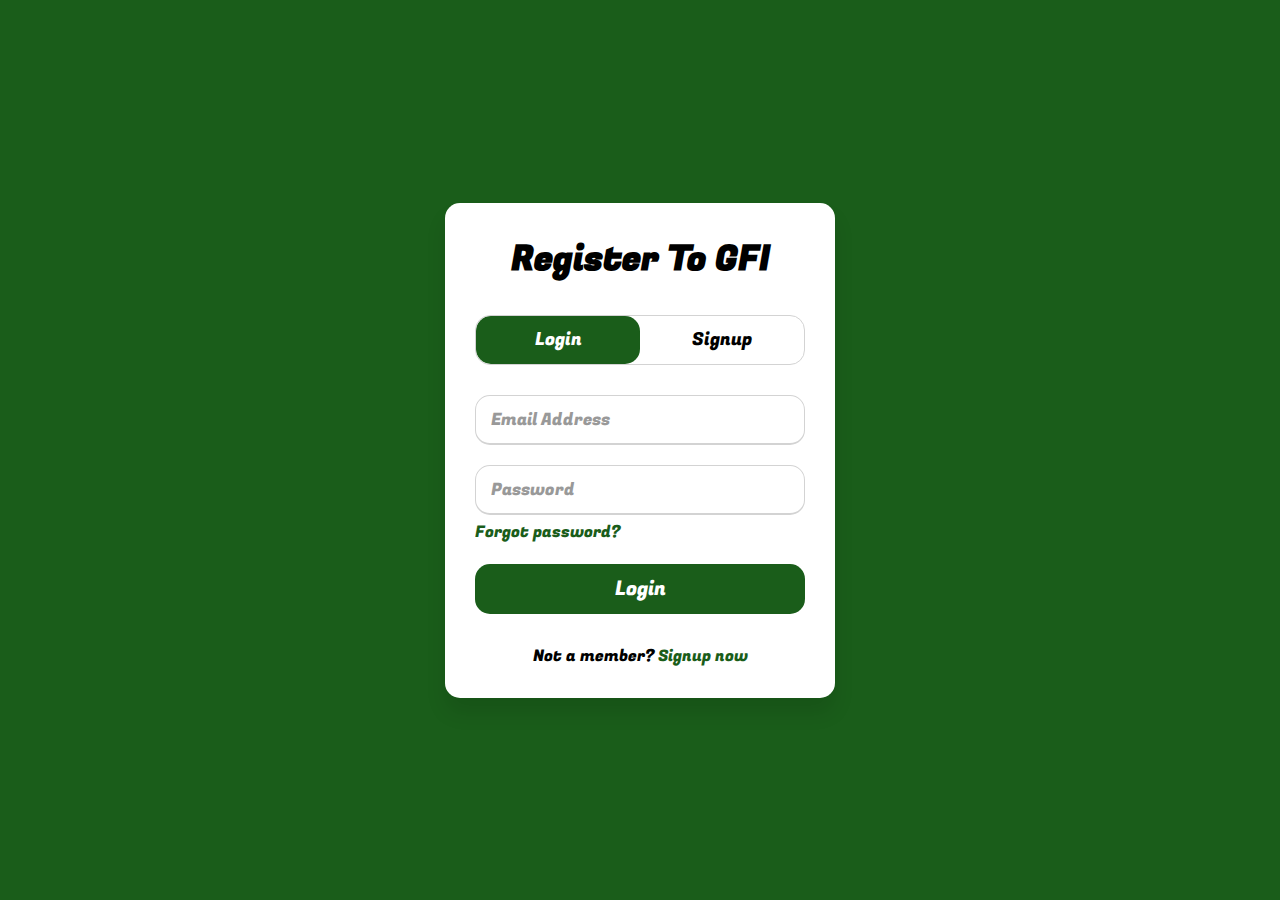
<file: reg2.html>
<!DOCTYPE html>
<html>
    <head>
        <title>Register Now!</title>
        <link rel="stylesheet" href="style2.css">
        <link rel="stylesheet" href="script.js">
    </head>
    <body>
        <div class="wrapper">
            <div class="title-text">
              <div class="title login">Register To GFI</div>
              <div class="title signup">Signup Form</div>
            </div>
            <div class="form-container">
              <div class="slide-controls">
                <input type="radio" name="slide" id="login" checked>
                <input type="radio" name="slide" id="signup">
                <label for="login" class="slide login">Login</label>
                <label for="signup" class="slide signup">Signup</label>
                <div class="slider-tab"></div>
              </div>
              <div class="form-inner">
                <form action="#" class="login">
                  <div class="field">
                    <input type="text" placeholder="Email Address" required>
                  </div>
                  <div class="field">
                    <input type="password" placeholder="Password" required>
                  </div>
                  <div class="pass-link"><a href="#">Forgot password?</a></div>
                  <div class="field btn">
                    <div class="btn-layer"></div>
                    <input type="submit" value="Login">
                  </div>
                  <div class="signup-link">Not a member? <a href="">Signup now</a></div>
                </form>
                <form action="#" class="signup">
                  <div class="field">
                    <input type="text" placeholder="Email Address" required>
                  </div>
                  <div class="field">
                    <input type="password" placeholder="Password" required>
                  </div>
                  <div class="field">
                    <input type="password" placeholder="Confirm password" required>
                  </div>
                  <div class="field btn">
                    <div class="btn-layer"></div>
                    <input type="submit" value="Signup">
                  </div>
                </form>
              </div>
            </div>
          </div>
      
    </body>
</html>
</file>
<file: style2.css>
@import url('https://fonts.googleapis.com/css?family=Fugaz One');
*{
  margin: 0;
  padding: 0;
  box-sizing: border-box;
  font-family: 'Fugaz One';
}
html,body{
  display: grid;
  height: 100%;
  width: 100%;
  place-items: center;
  background: -webkit-linear-gradient(left, #1A5D1A,#1A5D1A,#1A5D1A
, #1A5D1A);
}
::selection{
  background: #1A5D1A;
  color: #fff;
}
.wrapper{
  overflow: hidden;
  max-width: 390px;
  background: #fff;
  padding: 30px;
  border-radius: 15px;
  box-shadow: 0px 15px 20px rgba(0,0,0,0.1);
}
.wrapper .title-text{
  display: flex;
  width: 200%;
}
.wrapper .title{
  width: 50%;
  font-size: 35px;
  font-weight: 600;
  text-align: center;
  transition: all 0.6s cubic-bezier(0.68,-0.55,0.265,1.55);
}
.wrapper .slide-controls{
  position: relative;
  display: flex;
  height: 50px;
  width: 100%;
  overflow: hidden;
  margin: 30px 0 10px 0;
  justify-content: space-between;
  border: 1px solid lightgrey;
  border-radius: 15px;
}
.slide-controls .slide{
  height: 100%;
  width: 100%;
  color: #fff;
  font-size: 18px;
  font-weight: 500;
  text-align: center;
  line-height: 48px;
  cursor: pointer;
  z-index: 1;
  transition: all 0.6s ease;
}
.slide-controls label.signup{
  color: #000;
}
.slide-controls .slider-tab{
  position: absolute;
  height: 100%;
  width: 50%;
  left: 0;
  z-index: 0;
  border-radius: 15px;
  background: -webkit-linear-gradient(left,#1A5D1A,#1A5D1A,#1A5D1A
, #1A5D1A);
  transition: all 0.6s cubic-bezier(0.68,-0.55,0.265,1.55);
}
input[type="radio"]{
  display: none;
}
#signup:checked ~ .slider-tab{
  left: 50%;
}
#signup:checked ~ label.signup{
  color: #fff;
  cursor: default;
  user-select: none;
}
#signup:checked ~ label.login{
  color: #000;
}
#login:checked ~ label.signup{
  color: #000;
}
#login:checked ~ label.login{
  cursor: default;
  user-select: none;
}
.wrapper .form-container{
  width: 100%;
  overflow: hidden;
}
.form-container .form-inner{
  display: flex;
  width: 200%;
}
.form-container .form-inner form{
  width: 50%;
  transition: all 0.6s cubic-bezier(0.68,-0.55,0.265,1.55);
}
.form-inner form .field{
  height: 50px;
  width: 100%;
  margin-top: 20px;
}
.form-inner form .field input{
  height: 100%;
  width: 100%;
  outline: none;
  padding-left: 15px;
  border-radius: 15px;
  border: 1px solid lightgrey;
  border-bottom-width: 2px;
  font-size: 17px;
  transition: all 0.3s ease;
}
.form-inner form .field input:focus{
  border-color: #1A5D1A;
  /* box-shadow: inset 0 0 3px #fb6aae; */
}
.form-inner form .field input::placeholder{
  color: #999;
  transition: all 0.3s ease;
}
form .field input:focus::placeholder{
  color: #1A5D1A;
}
.form-inner form .pass-link{
  margin-top: 5px;
}
.form-inner form .signup-link{
  text-align: center;
  margin-top: 30px;
}
.form-inner form .pass-link a,
.form-inner form .signup-link a{
  color: #1A5D1A;
  text-decoration: none;
}
.form-inner form .pass-link a:hover,
.form-inner form .signup-link a:hover{
  text-decoration: underline;
}
form .btn{
  height: 50px;
  width: 100%;
  border-radius: 15px;
  position: relative;
  overflow: hidden;
}
form .btn .btn-layer{
  height: 100%;
  width: 300%;
  position: absolute;
  left: -100%;
  background: -webkit-linear-gradient(right,#1A5D1A,#1A5D1A,#1A5D1A
, #1A5D1A);
  border-radius: 15px;
  transition: all 0.4s ease;;
}
form .btn:hover .btn-layer{
  left: 0;
}
form .btn input[type="submit"]{
  height: 100%;
  width: 100%;
  z-index: 1;
  position: relative;
  background: none;
  border: none;
  color: #fff;
  padding-left: 0;
  border-radius: 15px;
  font-size: 20px;
  font-weight: 500;
  cursor: pointer;
}
</file>
